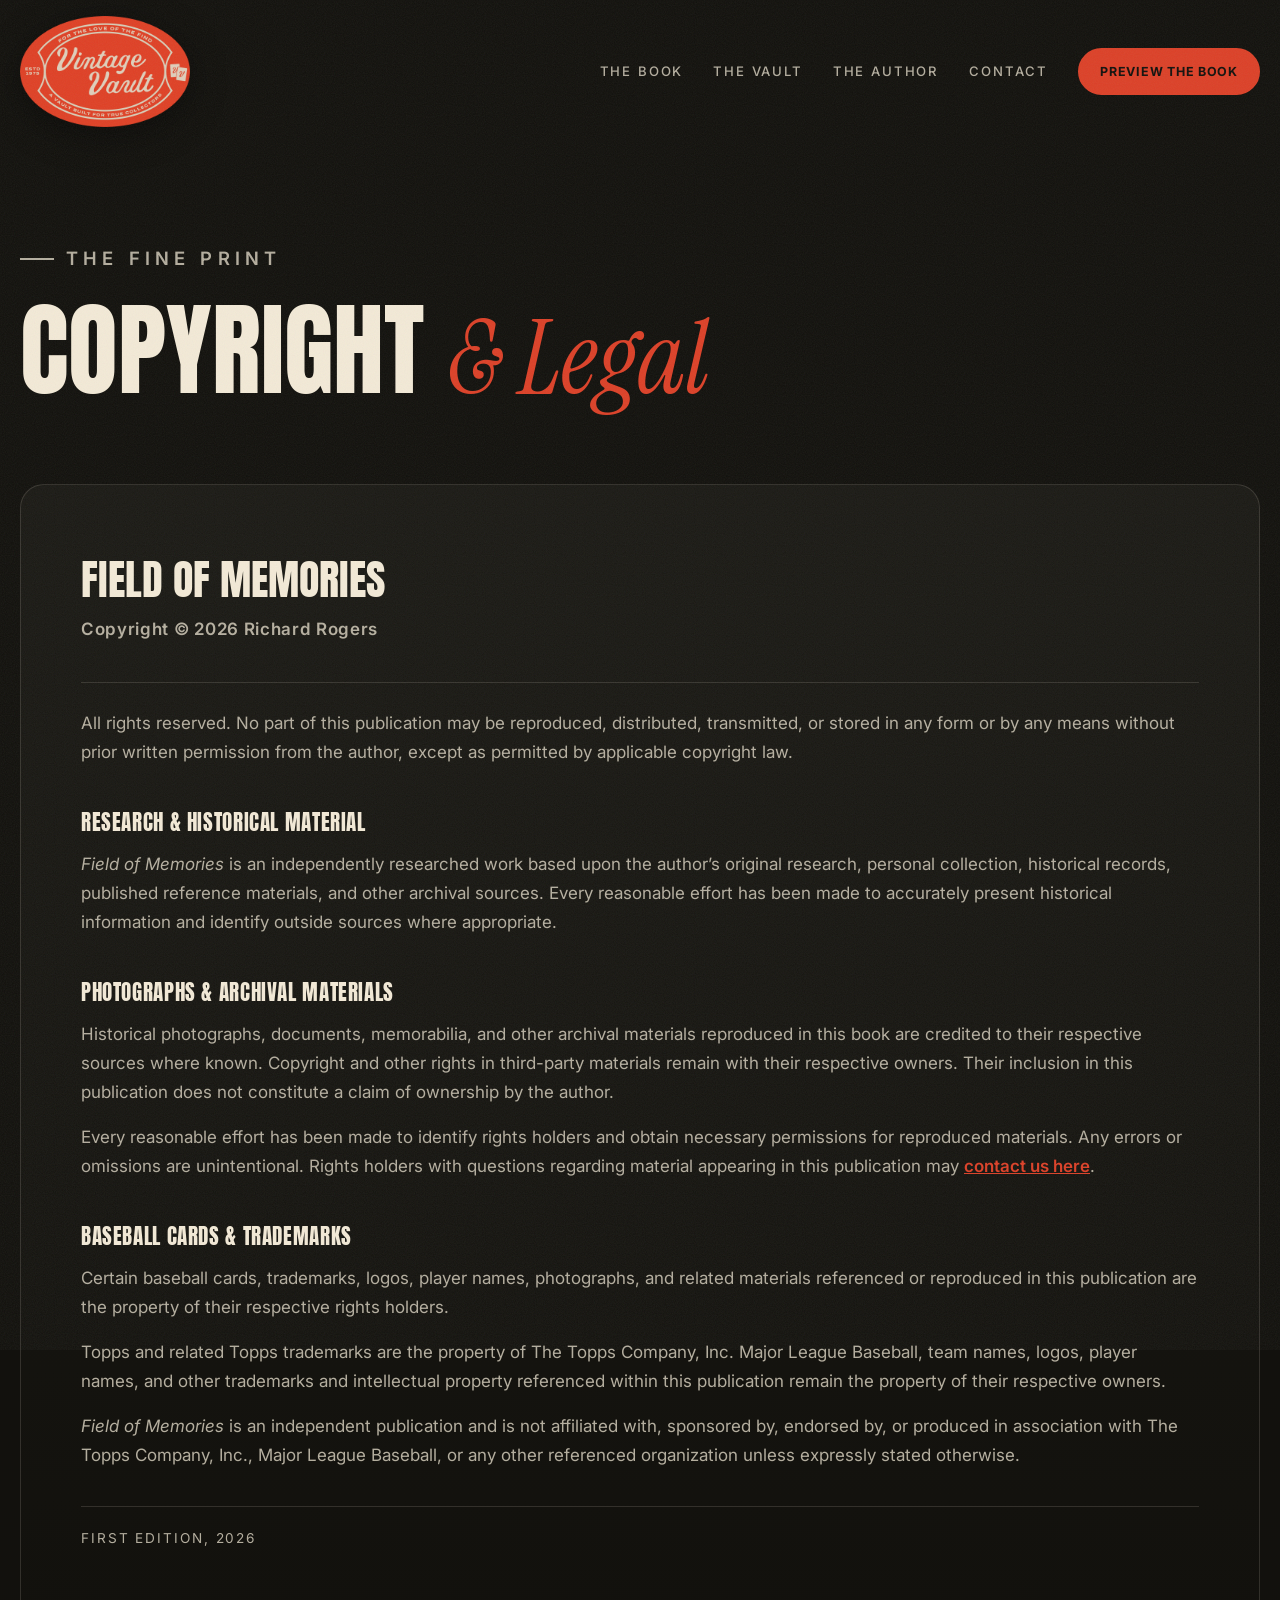
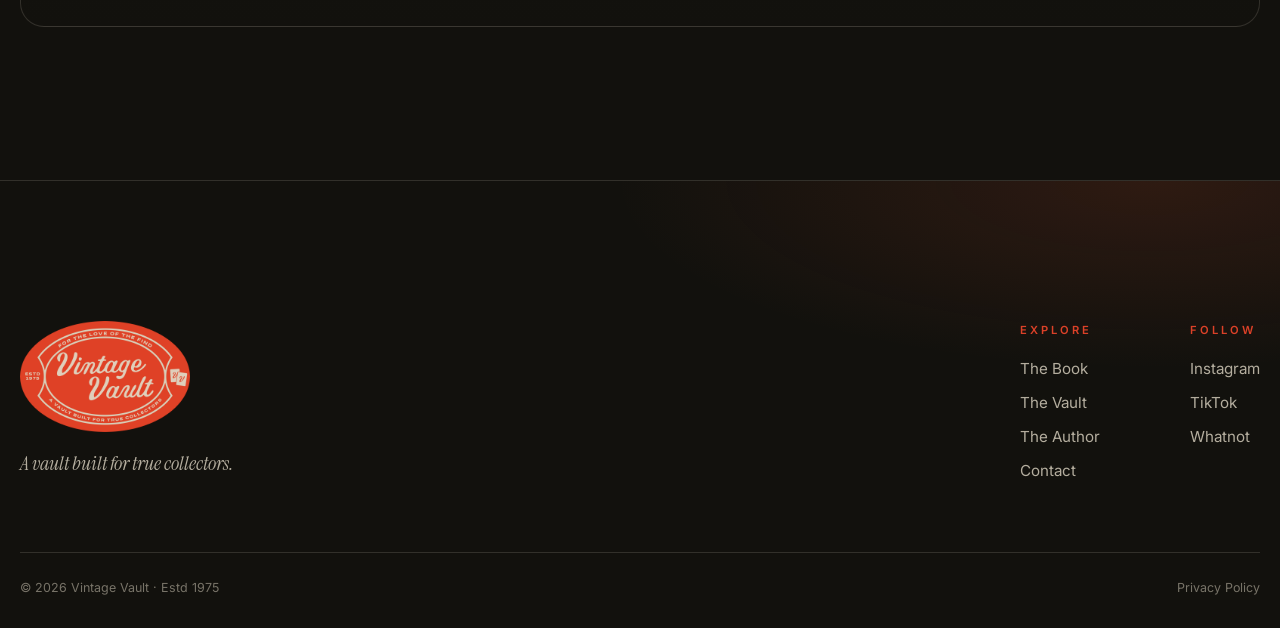
<file: privacy.html>
<!doctype html>
<html lang="en">
<head>
  <meta charset="utf-8">
  <meta name="viewport" content="width=device-width, initial-scale=1">
  <title>Copyright &amp; Legal — Field of Memories | Vintage Vault</title>
  <meta name="description" content="Copyright, credits and trademark notices for Field of Memories by Richard Rogers.">
  <meta name="theme-color" content="#12110d">
  <link rel="icon" href="favicon.png">
  <link rel="preconnect" href="https://fonts.googleapis.com">
  <link rel="preconnect" href="https://fonts.gstatic.com" crossorigin>
  <link href="https://fonts.googleapis.com/css2?family=Anton&family=Instrument+Serif:ital@0;1&family=Inter:wght@400;500;600;700&display=swap" rel="stylesheet">
  <link rel="stylesheet" href="styles.css">
</head>
<body>

  <header class="site-header">
    <div class="wrap">
      <a class="brand" href="/" aria-label="Vintage Vault home">
        <img src="vv-badge.png" alt="Vintage Vault">
      </a>
      <button class="menu-toggle" aria-label="Open menu" aria-expanded="false" aria-controls="nav">
        <svg viewBox="0 0 24 24" fill="none" stroke="currentColor" stroke-width="2" stroke-linecap="round"><path d="M4 7h16M4 12h16M4 17h16"/></svg>
      </button>
      <nav class="nav" id="nav">
        <a href="/#book">The Book</a>
        <a href="/#vault">The Vault</a>
        <a href="/#author">The Author</a>
        <a href="contact.html">Contact</a>
        <a class="btn" href="/#preview">Preview the Book</a>
      </nav>
    </div>
  </header>

  <main>
    <section class="page-hero page-hero-sm">
      <div class="bg" style="background-image:url('https://images.squarespace-cdn.com/content/v1/690228b440f75e406c0a7e07/524ca3c7-4ec6-43af-a282-f2e9a9daa5c9/philip-strong-4JJiKVUoGm8-unsplash.jpg?format=2500w')"></div>
      <div class="wrap">
        <p class="kicker reveal">The Fine Print</p>
        <h1 class="reveal d1">Copyright <em>&amp; Legal</em></h1>
      </div>
    </section>

    <section class="section legal-section">
      <div class="wrap">
        <article class="legal">
          <header class="legal-head">
            <h2>Field of Memories</h2>
            <p>Copyright © 2026 Richard Rogers</p>
          </header>

          <p>All rights reserved. No part of this publication may be reproduced, distributed, transmitted, or stored in any form or by any means without prior written permission from the author, except as permitted by applicable copyright law.</p>

          <h3>Research &amp; Historical Material</h3>
          <p><em>Field of Memories</em> is an independently researched work based upon the author’s original research, personal collection, historical records, published reference materials, and other archival sources. Every reasonable effort has been made to accurately present historical information and identify outside sources where appropriate.</p>

          <h3>Photographs &amp; Archival Materials</h3>
          <p>Historical photographs, documents, memorabilia, and other archival materials reproduced in this book are credited to their respective sources where known. Copyright and other rights in third-party materials remain with their respective owners. Their inclusion in this publication does not constitute a claim of ownership by the author.</p>
          <p>Every reasonable effort has been made to identify rights holders and obtain necessary permissions for reproduced materials. Any errors or omissions are unintentional. Rights holders with questions regarding material appearing in this publication may <a href="contact.html">contact us here</a>.</p>

          <h3>Baseball Cards &amp; Trademarks</h3>
          <p>Certain baseball cards, trademarks, logos, player names, photographs, and related materials referenced or reproduced in this publication are the property of their respective rights holders.</p>
          <p>Topps and related Topps trademarks are the property of The Topps Company, Inc. Major League Baseball, team names, logos, player names, and other trademarks and intellectual property referenced within this publication remain the property of their respective owners.</p>
          <p><em>Field of Memories</em> is an independent publication and is not affiliated with, sponsored by, endorsed by, or produced in association with The Topps Company, Inc., Major League Baseball, or any other referenced organization unless expressly stated otherwise.</p>

          <footer class="legal-edition">
            <p>First Edition, 2026</p>
            <!-- TODO: add when available: ISBN and "Published by …" -->
          </footer>
        </article>
      </div>
    </section>
  </main>

  <footer class="site-footer">
    <div class="wrap">
      <div class="footer-main" style="padding-top:0">
        <div>
          <img class="footer-badge" src="vv-badge.png" alt="Vintage Vault">
          <p class="tagline">A vault built for true collectors.</p>
        </div>
        <div>
          <h4>Explore</h4>
          <ul>
            <li><a href="/#book">The Book</a></li>
            <li><a href="/#vault">The Vault</a></li>
            <li><a href="/#author">The Author</a></li>
            <li><a href="contact.html">Contact</a></li>
          </ul>
        </div>
        <div>
          <h4>Follow</h4>
          <ul>
            <li><a href="#" data-todo="instagram">Instagram</a></li>
            <li><a href="#" data-todo="tiktok">TikTok</a></li>
            <li><a href="https://www.whatnot.com/s/THfKXav6" target="_blank" rel="noopener">Whatnot</a></li>
          </ul>
        </div>
      </div>
      <div class="footer-bottom">
        <span>© <span data-year></span> Vintage Vault · Estd 1975</span>
        <a href="privacy.html">Privacy Policy</a>
      </div>
    </div>
  </footer>

  <script src="main.js"></script>
</body>
</html>
</file>
<file: styles.css>
/* ==========================================================
   Vintage Vault — Field of Memories
   Night-game theme: dark stadium, cream card stock, VV red.
   ========================================================== */

:root {
  --night: #12110d;
  --night-2: #1b1a15;
  --night-3: #25231c;
  --cream: #f3ead7;
  --cream-dim: rgba(243, 234, 215, 0.72);
  --cream-faint: rgba(243, 234, 215, 0.14);
  --red: #dc4128;          /* Vintage Vault red (from logo) */
  --red-hot: #ee5a3c;
  --vv-cream: #e0cfb9;     /* Vintage Vault cream (from logo) */
  --navy: #1f3350;         /* book cover navy */
  --gold: #e9c46a;

  --display: "Anton", "Impact", sans-serif;
  --serif: "Instrument Serif", Georgia, serif;
  --sans: "Inter", system-ui, -apple-system, sans-serif;

  --wrap: 1240px;
  --ease: cubic-bezier(.2, .7, .2, 1);
}

*, *::before, *::after { box-sizing: border-box; }
html { scroll-behavior: smooth; overflow-x: hidden; overflow-x: clip; }   /* nothing may widen the page on phones (it made mobile zoom out) */
body {
  margin: 0;
  background: var(--night);
  color: var(--cream);
  font-family: var(--sans);
  font-size: 17px;
  line-height: 1.7;
  -webkit-font-smoothing: antialiased;
  overflow-x: clip;   /* clip (not hidden) so the sticky author card keeps working */
}
img { max-width: 100%; height: auto; display: block; }
a { color: inherit; }
button { font: inherit; }

/* Film grain over everything */
body::after {
  content: "";
  position: fixed;
  inset: -50%;
  pointer-events: none;
  z-index: 100;
  opacity: .07;
  background-image: url("data:image/svg+xml,%3Csvg xmlns='http://www.w3.org/2000/svg' width='160' height='160'%3E%3Cfilter id='n'%3E%3CfeTurbulence type='fractalNoise' baseFrequency='.9' numOctaves='3' stitchTiles='stitch'/%3E%3C/filter%3E%3Crect width='100%25' height='100%25' filter='url(%23n)'/%3E%3C/svg%3E");
  animation: grain 1.2s steps(6) infinite;
}
@keyframes grain {
  0% { transform: translate(0, 0); }
  20% { transform: translate(-3%, 2%); }
  40% { transform: translate(2%, -3%); }
  60% { transform: translate(-2%, -1%); }
  80% { transform: translate(3%, 3%); }
}

.wrap { width: min(var(--wrap), 100% - 40px); margin-inline: auto; }

/* ---------- Type helpers ---------- */
.kicker {
  display: inline-flex;
  align-items: center;
  gap: 12px;
  font-size: .74rem;
  font-weight: 600;
  letter-spacing: .28em;
  text-transform: uppercase;
  color: var(--red);
  margin: 0 0 30px;
}
.kicker::before { content: ""; width: 34px; height: 2px; background: currentColor; }

.headline {
  font-family: var(--display);
  font-weight: 400;
  text-transform: uppercase;
  line-height: .92;
  letter-spacing: .005em;
  font-size: clamp(2.8rem, 6.4vw, 5.6rem);
  margin: 0;
}
.headline em {
  font-family: var(--serif);
  font-style: italic;
  text-transform: none;
  color: var(--red);
  letter-spacing: 0;
  font-size: 1.06em;
}

/* ---------- Buttons ---------- */
.btn {
  --bg: var(--red);
  display: inline-flex;
  align-items: center;
  gap: 10px;
  padding: 16px 28px;
  border-radius: 999px;
  background: var(--bg);
  color: var(--night);
  font-weight: 700;
  font-size: .9rem;
  letter-spacing: .06em;
  text-transform: uppercase;
  text-decoration: none;
  border: 2px solid var(--bg);
  cursor: pointer;
  transition: transform .25s var(--ease), background .25s, color .25s, box-shadow .25s;
}
.btn:hover { transform: translateY(-2px); background: var(--red-hot); border-color: var(--red-hot); box-shadow: 0 12px 30px -10px rgba(216, 81, 47, .7); }
.btn svg { width: 18px; height: 18px; transition: transform .25s var(--ease); }
.btn:hover svg { transform: translateX(3px); }
.btn-line { background: transparent; color: var(--cream); border-color: var(--cream-faint); }
.btn-line:hover { background: var(--cream); color: var(--night); border-color: var(--cream); box-shadow: none; }

/* ---------- Header ---------- */
.site-header {
  position: fixed;
  inset: 0 0 auto 0;
  z-index: 50;
  padding: 16px 0;
  transition: background .35s, padding .35s, backdrop-filter .35s;
}
.site-header.scrolled {
  background: rgba(18, 17, 13, .82);
  backdrop-filter: blur(14px);
  -webkit-backdrop-filter: blur(14px);
  padding: 8px 0;
  border-bottom: 1px solid var(--cream-faint);
}
.site-header .wrap { display: flex; align-items: center; justify-content: space-between; gap: 24px; }
.brand { display: flex; align-items: center; gap: 14px; text-decoration: none; }
.brand img { width: 170px; height: auto; transition: width .45s var(--ease); filter: drop-shadow(0 8px 18px rgba(0,0,0,.45)); }
.scrolled .brand img { width: 84px; filter: none; }
.brand span {
  font-size: .7rem;
  letter-spacing: .24em;
  text-transform: uppercase;
  color: var(--cream-dim);
  line-height: 1.4;
}
.nav { display: flex; align-items: center; gap: 30px; }
.nav a:not(.btn) {
  text-decoration: none;
  font-size: .82rem;
  font-weight: 500;
  letter-spacing: .14em;
  text-transform: uppercase;
  color: var(--cream-dim);
  position: relative;
  transition: color .2s;
}
.nav a:not(.btn)::after {
  content: "";
  position: absolute; left: 0; right: 0; bottom: -6px;
  height: 2px; background: var(--red);
  transform: scaleX(0); transform-origin: left;
  transition: transform .3s var(--ease);
}
.nav a:not(.btn):hover, .nav a[aria-current="page"] { color: var(--cream); }
.nav a:not(.btn):hover::after, .nav a[aria-current="page"]::after { transform: scaleX(1); }
.nav .btn { padding: 11px 20px; font-size: .78rem; }

.menu-toggle { display: none; background: none; border: 0; color: var(--cream); padding: 8px; cursor: pointer; }
.menu-toggle svg { width: 28px; height: 28px; }

@media (max-width: 900px) {
  .brand span { display: none; }
  .menu-toggle { display: block; }
  .nav {
    position: absolute;
    top: calc(100% + 6px); left: 20px; right: 20px;
    flex-direction: column; align-items: stretch; gap: 2px;
    background: var(--night-2);
    border: 1px solid var(--cream-faint);
    border-radius: 16px;
    padding: 14px;
    box-shadow: 0 30px 60px rgba(0,0,0,.5);
    display: none;
  }
  .nav.open { display: flex; }
  .nav a:not(.btn) { padding: 12px; }
  .nav a:not(.btn)::after { display: none; }
  .nav .btn { justify-content: center; margin-top: 8px; }
}

/* ---------- Hero ---------- */
.hero {
  position: relative;
  min-height: 100vh;
  min-height: 100svh;
  display: flex;
  align-items: center;
  overflow: hidden;
  isolation: isolate;
}
.hero-bg {
  position: absolute; inset: -4%;
  z-index: -2;
  background-size: cover;
  background-position: center 35%;
  filter: grayscale(1) contrast(1.15) brightness(.55);
  transform: scale(1.06);
  animation: drift 26s ease-in-out infinite alternate;
}
@keyframes drift { to { transform: scale(1.14) translate(-1.5%, -1%); } }
.hero::before {
  /* stadium light glow + vignette */
  content: "";
  position: absolute; inset: 0; z-index: -1;
  background:
    radial-gradient(60% 50% at 72% 18%, rgba(255, 214, 160, .20), transparent 60%),
    radial-gradient(40% 40% at 20% 8%, rgba(255, 214, 160, .10), transparent 60%),
    linear-gradient(90deg, rgba(18,17,13,.92) 0%, rgba(18,17,13,.55) 55%, rgba(18,17,13,.35) 100%),
    linear-gradient(180deg, rgba(18,17,13,.4) 0%, transparent 30%, rgba(18,17,13,1) 100%);
}
.hero .wrap {
  display: grid;
  grid-template-columns: 1.15fr .85fr;
  gap: 40px;
  align-items: center;
  padding: 180px 0 90px;
}
.presents {
  display: inline-flex;
  align-items: center;
  gap: .6em;
  padding: 7px 14px;
  border-radius: 3px;          /* a printed label, not a pill button */
  background: var(--red);
  color: var(--night);
  font-size: .72rem;
  font-weight: 500;
  letter-spacing: .22em;
  text-transform: uppercase;
  margin-bottom: 26px;
}
.presents b {
  font-weight: 800;
  letter-spacing: .16em;
}
.hero h1 {
  font-family: var(--display);
  font-weight: 400;
  text-transform: uppercase;
  line-height: .86;
  font-size: clamp(4rem, 11vw, 9.6rem);
  margin: 0;
  letter-spacing: -.005em;
}
.hero h1 .outline {
  display: block;
  color: transparent;
  -webkit-text-stroke: 2px var(--cream);
  margin-bottom: .1em;
}
.hero h1 .fill { display: block; color: var(--red); }
.hero-tag {
  font-family: var(--serif);
  font-style: italic;
  font-size: clamp(1.5rem, 2.6vw, 2.2rem);
  line-height: 1.2;
  margin: 26px 0 36px;
  color: var(--cream);
  max-width: 18em;
}
.hero-ctas { display: flex; gap: 14px; flex-wrap: wrap; }

.hero-book {
  perspective: 1400px;
  justify-self: center;
  width: min(400px, 100%);
  position: relative;
}
.hero-book::before {
  content: "";
  position: absolute; inset: 10% -10% -10%;
  background: radial-gradient(closest-side, rgba(216,81,47,.55), transparent);
  filter: blur(30px);
  z-index: -1;
}
.hero-book .tilt {
  transform-style: preserve-3d;
  transform: rotateY(-14deg) rotateX(4deg) rotateZ(2deg);
  transition: transform .6s var(--ease);
  animation: float 6s ease-in-out infinite;
}
@keyframes float { 50% { translate: 0 -12px; } }
.hero-book img {
  border-radius: 4px 8px 8px 4px;
  box-shadow:
    -1px 0 0 rgba(255,255,255,.2) inset,
    30px 40px 60px -20px rgba(0,0,0,.8),
    8px 10px 20px rgba(0,0,0,.4);
}
.hero-book .shine {
  position: absolute; inset: 0;
  border-radius: 4px 8px 8px 4px;
  background: linear-gradient(115deg, transparent 30%, rgba(255,255,255,.22) 48%, transparent 62%);
  mix-blend-mode: screen;
  pointer-events: none;
}
.scroll-cue {
  position: absolute;
  left: 50%; bottom: 26px;
  translate: -50% 0;
  font-size: .68rem;
  letter-spacing: .3em;
  text-transform: uppercase;
  color: var(--cream-dim);
  display: flex; flex-direction: column; align-items: center; gap: 10px;
}
.scroll-cue::after {
  content: "";
  width: 1px; height: 40px;
  background: linear-gradient(var(--cream), transparent);
  animation: cue 2s ease-in-out infinite;
  transform-origin: top;
}
@keyframes cue { 0% { transform: scaleY(0); } 50% { transform: scaleY(1); } 100% { transform: scaleY(1); opacity: 0; } }

@media (max-width: 900px) {
  .hero .wrap { grid-template-columns: 1fr; text-align: left; padding-top: 120px; }
  .hero-book { width: min(280px, 70%); justify-self: start; margin-top: 10px; }
  .scroll-cue { display: none; }
}

/* ---------- Ticker ---------- */
.ticker {
  background: var(--red);
  color: var(--night);
  overflow: hidden;
  transform: rotate(-1.5deg);
  margin: -24px -10px 0;
  position: relative;
  z-index: 5;
  box-shadow: 0 20px 40px -20px rgba(0,0,0,.8);
}
.ticker-track { display: flex; width: max-content; animation: ticker 40s linear infinite; }
.ticker span {
  font-family: var(--display);
  font-size: clamp(1.1rem, 2vw, 1.5rem);
  letter-spacing: .04em;
  text-transform: uppercase;
  padding: 14px 0;
  white-space: nowrap;
  display: inline-flex;
  align-items: center;
}
.ticker span::after {
  content: "";
  width: 18px; height: 18px;
  margin: 0 30px;
  background: var(--night);
  clip-path: polygon(50% 0, 100% 50%, 50% 100%, 0 50%);  /* baseball diamond */
}
@keyframes ticker { to { transform: translateX(-50%); } }

/* ---------- Sections ---------- */
.section { padding: clamp(90px, 12vw, 160px) 0; position: relative; }

/* ---------- The Book ---------- */
.book-grid {
  display: grid;
  grid-template-columns: .9fr 1.1fr;
  gap: clamp(40px, 7vw, 110px);
  align-items: start;
}
.book-intro { position: sticky; top: 120px; }
.book-intro p {
  font-size: 1.1rem;
  color: var(--cream-dim);
  margin: 26px 0 34px;
  max-width: 30em;
}
.scorecard {
  border: 1px solid var(--cream-faint);
  border-radius: 20px;
  overflow: hidden;
  background: linear-gradient(180deg, var(--night-2), var(--night));
}
.scorecard-head {
  display: flex; justify-content: space-between; align-items: center;
  padding: 18px 26px;
  border-bottom: 1px solid var(--cream-faint);
  font-size: .72rem; letter-spacing: .24em; text-transform: uppercase; color: var(--cream-dim);
}
.scorecard-head .dots { display: flex; gap: 6px; }
.scorecard-head .dots i { width: 8px; height: 8px; border-radius: 50%; background: var(--cream-faint); }
.scorecard-head .dots i:first-child { background: var(--red); }
.inning {
  display: grid;
  grid-template-columns: 90px 1fr;
  gap: 20px;
  padding: 28px 26px;
  border-bottom: 1px solid var(--cream-faint);
  transition: background .3s;
}
.inning:last-child { border-bottom: 0; }
.inning:hover { background: rgba(216,81,47,.07); }
.inning .no {
  font-family: var(--display);
  font-size: 3.4rem;
  line-height: .9;
  color: transparent;
  -webkit-text-stroke: 1.5px var(--red);
  transition: color .3s;
}
.inning:hover .no { color: var(--red); }
.inning h3 {
  font-family: var(--display);
  font-weight: 400;
  text-transform: uppercase;
  font-size: 1.5rem;
  letter-spacing: .02em;
  margin: 0 0 6px;
  line-height: 1.1;
}
.inning p { margin: 0; color: var(--cream-dim); font-size: .98rem; }

@media (max-width: 900px) {
  .book-grid { grid-template-columns: 1fr; }
  .book-intro { position: static; }
  .inning { grid-template-columns: 64px 1fr; }
  .inning .no { font-size: 2.6rem; }
}

/* ---------- The Vault (gallery) ---------- */
.vault {
  background:
    radial-gradient(70% 50% at 50% 0%, rgba(216,81,47,.16), transparent 70%),
    var(--night-2);
  border-block: 1px solid var(--cream-faint);
  overflow: hidden;
}
.vault-head {
  display: flex;
  justify-content: space-between;
  align-items: end;
  gap: 30px;
  flex-wrap: wrap;
  margin-bottom: 54px;
}
.vault-head p { max-width: 30em; color: var(--cream-dim); margin: 18px 0 0; }
.filters { display: flex; gap: 8px; flex-wrap: wrap; }
.filters button {
  background: transparent;
  color: var(--cream-dim);
  border: 1px solid var(--cream-faint);
  padding: 10px 18px;
  border-radius: 999px;
  font-size: .78rem;
  font-weight: 600;
  letter-spacing: .12em;
  text-transform: uppercase;
  cursor: pointer;
  transition: all .25s;
}
.filters button:hover { color: var(--cream); border-color: var(--cream-dim); }
.filters button[aria-pressed="true"] { background: var(--cream); color: var(--night); border-color: var(--cream); }

.card-grid {
  display: grid;
  grid-template-columns: repeat(6, 1fr);
  gap: clamp(18px, 2.4vw, 34px);
  perspective: 1200px;
}
@media (max-width: 1100px) { .card-grid { grid-template-columns: repeat(3, 1fr); } }
@media (max-width: 560px)  { .card-grid { grid-template-columns: repeat(2, 1fr); } }
.vcard {
  position: relative;
  background: none;
  border: 0;
  padding: 0;
  cursor: pointer;
  text-align: left;
  color: inherit;
  transform-style: preserve-3d;
  transition: opacity .4s, transform .4s;
}
.vcard.hide { display: none; }
.vcard .face {
  position: relative;
  border-radius: 10px;
  overflow: hidden;
  aspect-ratio: 5 / 7;
  background: var(--night-3);
  transform: rotateX(var(--rx, 0deg)) rotateY(var(--ry, 0deg));
  transition: transform .5s var(--ease), box-shadow .5s var(--ease);
  box-shadow: 0 20px 40px -20px rgba(0,0,0,.9);
  will-change: transform;
}
.vcard:hover .face, .vcard:focus-visible .face {
  transition: transform .08s linear, box-shadow .4s;
  box-shadow: 0 40px 70px -24px rgba(0,0,0,.95), 0 0 0 1px rgba(255,255,255,.08);
}
.vcard .face img { width: 100%; height: 100%; object-fit: cover; }
.vcard .glare {
  /* holographic sheen follows the cursor */
  position: absolute; inset: 0;
  background:
    radial-gradient(circle at var(--gx, 50%) var(--gy, 50%), rgba(255,255,255,.45), transparent 45%),
    linear-gradient(125deg, rgba(255,0,128,.0) 20%, rgba(255,120,80,.18) 40%, rgba(120,200,255,.18) 60%, rgba(255,255,255,0) 80%);
  mix-blend-mode: overlay;
  opacity: 0;
  transition: opacity .35s;
  pointer-events: none;
}
.vcard:hover .glare, .vcard:focus-visible .glare { opacity: 1; }
.vcard:focus-visible { outline: none; }
.vcard:focus-visible .face { outline: 3px solid var(--red); outline-offset: 4px; }
.vcard .meta { margin-top: 16px; display: flex; justify-content: space-between; align-items: baseline; gap: 10px; }
.vcard .meta strong {
  font-family: var(--display);
  font-weight: 400;
  text-transform: uppercase;
  font-size: 1.2rem;
  letter-spacing: .02em;
  line-height: 1.1;
}
.vcard .meta span { font-size: .78rem; color: var(--cream-dim); letter-spacing: .1em; white-space: nowrap; }
.vault-head p.vault-more { margin-top: 10px; font-size: .95rem; }
.vault-more a { color: var(--red); font-weight: 600; }

/* Lightbox */
.lightbox {
  position: fixed; inset: 0;
  z-index: 200;
  display: grid;
  place-items: center;
  padding: 20px;
  background: rgba(10, 9, 7, .9);
  backdrop-filter: blur(10px);
  -webkit-backdrop-filter: blur(10px);
  opacity: 0;
  visibility: hidden;
  transition: opacity .35s, visibility .35s;
}
.lightbox.open { opacity: 1; visibility: visible; }
.lightbox[hidden] { display: none; }
.lb-inner {
  display: grid;
  grid-template-columns: auto 1fr;
  gap: clamp(30px, 5vw, 70px);
  align-items: center;
  max-width: 980px;
  width: 100%;
}
.flip {
  width: min(360px, 42vw);
  aspect-ratio: 5 / 7;
  perspective: 1600px;
  cursor: pointer;
  background: none; border: 0; padding: 0;
}
.flip-inner {
  position: relative;
  width: 100%; height: 100%;
  transform-style: preserve-3d;
  transition: transform .9s var(--ease);
}
.flip.flipped .flip-inner { transform: rotateY(180deg); }
.flip-front, .flip-back {
  position: absolute; inset: 0;
  backface-visibility: hidden;
  -webkit-backface-visibility: hidden;
  border-radius: 12px;
  overflow: hidden;
  box-shadow: 0 50px 100px -30px rgba(0,0,0,1);
}
.flip-front img { width: 100%; height: 100%; object-fit: cover; }
.flip-back {
  transform: rotateY(180deg);
  /* old-school cardboard card back */
  background:
    repeating-linear-gradient(0deg, rgba(0,0,0,.035) 0 2px, transparent 2px 4px),
    #d9b99a;
  color: #2b1f16;
  padding: 22px;
  display: flex;
  flex-direction: column;
  text-align: left;
  border: 10px solid #efe4cf;
}
.flip-back .cb-top {
  display: flex; justify-content: space-between; align-items: center;
  border-bottom: 2px solid #2b1f16;
  padding-bottom: 10px; margin-bottom: 14px;
}
.flip-back .cb-no {
  background: var(--red); color: #fff;
  font-family: var(--display); font-size: 1.1rem;
  width: 44px; height: 44px; border-radius: 50%;
  display: grid; place-items: center;
}
.flip-back h4 { font-family: var(--display); font-weight: 400; text-transform: uppercase; font-size: 1.6rem; margin: 0; line-height: 1; }
.flip-back dl { margin: 0; display: grid; grid-template-columns: auto 1fr; gap: 8px 14px; font-size: .88rem; }
.flip-back dt { font-weight: 700; text-transform: uppercase; letter-spacing: .08em; font-size: .72rem; padding-top: 3px; }
.flip-back dd { margin: 0; }
.flip-back .cb-note { margin-top: auto; font-family: var(--serif); font-style: italic; font-size: 1.05rem; line-height: 1.35; border-top: 2px solid #2b1f16; padding-top: 12px; }
.flip-back .cb-brand { font-size: .62rem; letter-spacing: .24em; text-transform: uppercase; margin-top: 10px; opacity: .7; }

.lb-info .kicker { margin-bottom: 12px; }
.lb-info h3 { font-family: var(--display); font-weight: 400; text-transform: uppercase; font-size: clamp(2.2rem, 5vw, 3.8rem); line-height: .95; margin: 0 0 10px; }
.lb-info .sub { font-family: var(--serif); font-style: italic; font-size: 1.4rem; color: var(--cream-dim); margin: 0 0 24px; }
.lb-info p.hint { font-size: .85rem; color: var(--cream-dim); display: flex; gap: 8px; align-items: center; }
.lb-nav { display: flex; gap: 10px; margin-top: 28px; }
.lb-btn {
  width: 52px; height: 52px; border-radius: 50%;
  border: 1px solid var(--cream-faint);
  background: transparent; color: var(--cream);
  display: grid; place-items: center; cursor: pointer;
  transition: background .2s, color .2s;
}
.lb-btn:hover { background: var(--cream); color: var(--night); }
.lb-btn svg { width: 20px; height: 20px; }
.lb-close { position: absolute; top: 20px; right: 20px; }

@media (max-width: 760px) {
  .lb-inner { grid-template-columns: 1fr; justify-items: center; text-align: center; gap: 24px; }
  .flip { width: min(280px, 70vw); }
  .lb-info .kicker::before { display: none; }
  .lb-nav, .lb-info p.hint { justify-content: center; }
}

/* ---------- Photo band ---------- */
.band {
  position: relative;
  aspect-ratio: 16 / 9;          /* full 1920x1080-style frame */
  min-height: 420px;             /* keeps room for the quote on phones */
  display: grid;
  place-items: end center;
  padding-bottom: clamp(22px, 3.2vw, 56px);
  text-align: center;
  overflow: hidden;
  isolation: isolate;
}
.band img {
  position: absolute; inset: 0;
  width: 100%; height: 100%;
  object-fit: cover;
  object-position: center 30%;
  filter: grayscale(1) contrast(1.1) brightness(.5);
  z-index: -2;
  will-change: transform;
}
.band::after {
  content: ""; position: absolute; inset: 0; z-index: -1;
  background:
    linear-gradient(180deg, transparent 45%, rgba(18,17,13,.75) 100%),
    radial-gradient(ellipse at center, transparent 20%, var(--night) 85%);
}
.band blockquote { margin: 0; padding: 0 20px; max-width: 980px; }
.band blockquote p {
  font-family: var(--serif);
  font-style: italic;
  font-size: clamp(2rem, 5vw, 4rem);
  line-height: 1.1;
  margin: 0;
}
.band blockquote p span { color: var(--red); }
.band cite { display: block; margin-top: 24px; font-style: normal; font-size: .75rem; letter-spacing: .28em; text-transform: uppercase; color: var(--cream-dim); }

/* ---------- Author ---------- */
.author-grid {
  display: grid;
  grid-template-columns: .75fr 1.25fr;
  gap: clamp(40px, 7vw, 110px);
  align-items: start;
}
.author-photo { position: sticky; top: 120px; }
.author-copy .lede {
  font-family: var(--serif);
  font-size: clamp(1.5rem, 2.4vw, 1.95rem);
  line-height: 1.35;
  margin: 30px 0 30px;
  color: var(--cream);
}
.author-copy p { color: var(--cream-dim); margin: 0 0 22px; }
.author-copy .pull {
  margin: 44px 0;
  padding: 30px 0;
  border-block: 1px solid var(--cream-faint);
  font-family: var(--display);
  text-transform: uppercase;
  font-size: clamp(1.6rem, 3vw, 2.4rem);
  line-height: 1.05;
  color: var(--cream);
}
.author-copy .pull span { color: var(--red); }
.sig {
  margin-top: 36px;
  display: flex; align-items: center; gap: 18px;
}
.sig strong { font-family: var(--serif); font-style: italic; font-weight: 400; font-size: 1.8rem; display: block; line-height: 1; }
.sig small { font-size: .72rem; letter-spacing: .22em; text-transform: uppercase; color: var(--cream-dim); }
.sig::before { content: ""; width: 50px; height: 2px; background: var(--red); }

@media (max-width: 900px) {
  .author-grid { grid-template-columns: 1fr; }
  .author-photo { position: static; width: min(320px, 84%); margin-inline: auto; }
}

/* ---------- Footer / signup ---------- */
.site-footer {
  position: relative;
  padding: clamp(90px, 11vw, 140px) 0 30px;
  border-top: 1px solid var(--cream-faint);
  background:
    radial-gradient(60% 60% at 90% 0%, rgba(216,81,47,.14), transparent 70%),
    var(--night);
  overflow: hidden;
}
.signup-block {
  display: grid;
  grid-template-columns: 1.1fr .9fr;
  gap: clamp(30px, 6vw, 80px);
  align-items: end;
  padding-bottom: clamp(70px, 9vw, 110px);
  border-bottom: 1px solid var(--cream-faint);
}
.signup-block .headline { font-size: clamp(3rem, 8vw, 7rem); }
.signup-block .headline em { display: block; margin-top: .08em; white-space: nowrap; }
.signup-block p { color: var(--cream-dim); margin: 0 0 22px; }
.signup-form {
  display: flex;
  border: 1px solid var(--cream-faint);
  border-radius: 999px;
  padding: 6px;
  background: rgba(255,255,255,.03);
  transition: border-color .25s;
}
.signup-form:focus-within { border-color: var(--red); }
.signup-form input {
  flex: 1; min-width: 0;
  background: transparent; border: 0; outline: 0;
  color: var(--cream);
  padding: 0 18px;
  font: inherit; font-size: .98rem;
}
.signup-form input::placeholder { color: rgba(243,234,215,.4); }
.signup-form .btn { padding: 14px 22px; }
.form-msg { margin: 14px 0 0; font-size: .92rem; color: var(--gold); min-height: 1.4em; }

.footer-main {
  display: grid;
  grid-template-columns: 1fr auto auto;   /* Explore + Follow sit together on the right */
  gap: 40px clamp(56px, 7vw, 110px);
  padding: 60px 0;
}
.footer-main .footer-badge { width: 170px; }
.footer-main h4 {
  margin: 0 0 16px;
  font-size: .7rem; font-weight: 600;
  letter-spacing: .26em; text-transform: uppercase;
  color: var(--red);
}
.footer-main ul { list-style: none; margin: 0; padding: 0; font-size: .95rem; }
.footer-main li { margin-bottom: 8px; color: var(--cream-dim); }
.footer-main a { text-decoration: none; color: var(--cream-dim); transition: color .2s; }
.footer-main a:hover { color: var(--cream); }
.footer-main .tagline { font-family: var(--serif); font-style: italic; font-size: 1.25rem; color: var(--cream-dim); margin: 18px 0 0; max-width: 14em; line-height: 1.3; }
.footer-bottom {
  display: flex; justify-content: space-between; flex-wrap: wrap; gap: 12px;
  font-size: .78rem; color: rgba(243,234,215,.45);
  padding-top: 24px;
  border-top: 1px solid var(--cream-faint);
}
.footer-bottom a { color: inherit; text-decoration: none; }
.footer-bottom a:hover { color: var(--cream); }
@media (max-width: 900px) {
  .signup-block { grid-template-columns: 1fr; }
  .footer-main { grid-template-columns: 1fr 1fr; }
  .footer-main > div:first-child { grid-column: 1 / -1; }
}
@media (max-width: 480px) {
  .signup-form { flex-direction: column; border-radius: 20px; gap: 6px; }
  .signup-form input { padding: 14px 16px; }
  .signup-form .btn { justify-content: center; }
}

/* ---------- Contact page ---------- */
.page-hero {
  position: relative;
  padding: clamp(170px, 20vw, 240px) 0 clamp(70px, 9vw, 110px);
  overflow: hidden;
  isolation: isolate;
}
.page-hero .bg {
  position: absolute; inset: 0; z-index: -2;
  background-size: cover; background-position: center 45%;
  filter: grayscale(1) brightness(.35) contrast(1.1);
}
.page-hero::after {
  content: ""; position: absolute; inset: 0; z-index: -1;
  background: linear-gradient(180deg, rgba(18,17,13,.3), var(--night));
}
.page-hero h1 {
  font-family: var(--display); font-weight: 400; text-transform: uppercase;
  font-size: clamp(3.6rem, 10vw, 8.4rem); line-height: .88; margin: 0;
}
.page-hero h1 em { font-family: var(--serif); font-style: italic; text-transform: none; color: var(--red); }
.page-hero p { max-width: 34em; margin: 26px 0 0; font-size: 1.15rem; color: var(--cream-dim); }

.contact-grid {
  display: grid;
  grid-template-columns: 1.35fr .9fr;
  gap: clamp(30px, 6vw, 80px);
  align-items: start;
}
.contact-form {
  border: 1px solid var(--cream-faint);
  border-radius: 24px;
  padding: clamp(26px, 4vw, 48px);
  background: linear-gradient(180deg, var(--night-2), var(--night));
}
.topics { display: flex; flex-wrap: wrap; gap: 8px; margin-bottom: 30px; border: 0; padding: 0; }
.topics legend { font-size: .72rem; font-weight: 600; letter-spacing: .2em; text-transform: uppercase; color: var(--cream-dim); margin-bottom: 14px; }
.topics label { cursor: pointer; }
.topics input { position: absolute; opacity: 0; pointer-events: none; }
.topics span {
  display: inline-block;
  padding: 10px 18px;
  border: 1px solid var(--cream-faint);
  border-radius: 999px;
  font-size: .85rem;
  color: var(--cream-dim);
  transition: all .2s;
}
.topics label:hover span { border-color: var(--cream-dim); color: var(--cream); }
.topics input:checked + span { background: var(--red); border-color: var(--red); color: var(--night); font-weight: 600; }
.topics input:focus-visible + span { outline: 2px solid var(--cream); outline-offset: 2px; }

.field-row { display: grid; grid-template-columns: 1fr 1fr; gap: 20px; }
.field { position: relative; margin-bottom: 26px; }
.field input, .field textarea {
  width: 100%;
  background: transparent;
  border: 0;
  border-bottom: 1px solid rgba(243,234,215,.25);
  color: var(--cream);
  font: inherit;
  font-size: 1.05rem;
  padding: 26px 0 10px;
  outline: 0;
  transition: border-color .25s;
  border-radius: 0;
}
.field textarea { min-height: 150px; resize: vertical; }
.field label {
  position: absolute; left: 0; top: 24px;
  font-size: 1rem; color: var(--cream-dim);
  pointer-events: none;
  transition: all .25s var(--ease);
}
.field input:focus, .field textarea:focus { border-color: var(--red); }
.field input:focus + label, .field input:not(:placeholder-shown) + label,
.field textarea:focus + label, .field textarea:not(:placeholder-shown) + label {
  top: 0; font-size: .7rem; letter-spacing: .2em; text-transform: uppercase; color: var(--red);
}
.contact-form .btn { margin-top: 6px; }

.contact-side { display: grid; gap: 16px; }
.side-card {
  border: 1px solid var(--cream-faint);
  border-radius: 20px;
  padding: 26px 28px;
  background: var(--night-2);
}
.side-card h3 { font-family: var(--display); font-weight: 400; text-transform: uppercase; font-size: 1.4rem; margin: 0 0 8px; letter-spacing: .02em; }
.side-card p { margin: 0 0 12px; color: var(--cream-dim); font-size: .95rem; }
.side-card p:last-child { margin: 0; }
.side-card a.big { color: var(--cream); font-weight: 600; text-decoration: none; border-bottom: 2px solid var(--red); }
.side-card.book {
  display: grid; grid-template-columns: 96px 1fr; gap: 22px; align-items: center;
  background: linear-gradient(135deg, var(--navy), #13233a);
  border-color: transparent;
}
.side-card.book img { border-radius: 3px; transform: rotate(-5deg); box-shadow: 0 16px 30px rgba(0,0,0,.5); }
.side-card.book a { color: var(--cream); font-weight: 600; font-size: .88rem; }
.socials { display: flex; flex-wrap: wrap; gap: 8px; list-style: none; padding: 0; margin: 14px 0 0; }
.socials a {
  display: inline-flex; align-items: center; gap: 8px;
  padding: 9px 16px;
  border: 1px solid var(--cream-faint);
  border-radius: 999px;
  text-decoration: none;
  font-size: .8rem; font-weight: 600; letter-spacing: .1em; text-transform: uppercase;
  color: var(--cream-dim);
  transition: all .2s;
}
.socials a:hover { background: var(--cream); color: var(--night); border-color: var(--cream); }

@media (max-width: 900px) {
  .contact-grid { grid-template-columns: 1fr; }
}
@media (max-width: 560px) {
  .field-row { grid-template-columns: 1fr; gap: 0; }
}

/* ---------- Reveal on scroll ---------- */
.reveal { opacity: 0; transform: translateY(40px); transition: opacity 1s var(--ease), transform 1s var(--ease); }
.reveal.in { opacity: 1; transform: none; }
.reveal.d1 { transition-delay: .1s; }
.reveal.d2 { transition-delay: .2s; }
.reveal.d3 { transition-delay: .3s; }

@media (prefers-reduced-motion: reduce) {
  *, *::before, *::after { animation: none !important; transition-duration: .01ms !important; }
  .reveal { opacity: 1; transform: none; }
}

/* ---------- Utilities ---------- */
.sr-only { position: absolute; width: 1px; height: 1px; padding: 0; margin: -1px; overflow: hidden; clip: rect(0 0 0 0); white-space: nowrap; border: 0; }
body.is-loading { overflow: hidden; }

/* ---------- Loader: cards topple onto a stack ---------- */
.loader {
  position: fixed; inset: 0;
  z-index: 300;
  background:
    radial-gradient(50% 45% at 50% 42%, rgba(216,81,47,.22), transparent 70%),
    var(--night);
  display: grid;
  place-items: center;
  overflow: hidden;
  transition: clip-path 1s cubic-bezier(.76, 0, .24, 1);
  clip-path: inset(0 0 0 0);
}
.loader.done { clip-path: inset(0 0 100% 0); }
.loader.gone { display: none; }
.loader-stack {
  position: relative;
  width: clamp(150px, 22vw, 210px);
  aspect-ratio: 5 / 7;
  translate: 0 -30px;
}
.loader-card {
  position: absolute; inset: 0;
  border-radius: 8px;
  overflow: hidden;
  background: var(--cream) center / cover no-repeat;
  border: 5px solid #fbf6ea;
  box-shadow: 0 18px 30px -12px rgba(0,0,0,.8);
  opacity: 0;
  animation: topple .75s cubic-bezier(.3, 1.35, .5, 1) forwards;
  transform-origin: 50% 100%;
}
/* Each card flies in from above, spinning, then thuds onto the pile */
@keyframes topple {
  0%   { opacity: 0; transform: translate(var(--fx), -120vh) rotate(var(--fr)) scale(1.15); }
  15%  { opacity: 1; }
  70%  { transform: translate(var(--x), 6px) rotate(var(--r)) scale(1); }
  85%  { transform: translate(var(--x), -4px) rotate(calc(var(--r) * 1.08)); }
  100% { opacity: 1; transform: translate(var(--x), 0) rotate(var(--r)) scale(1); }
}
/* the pile shudders a little each time a card lands */
.loader-stack.thud { animation: thud .22s ease-out; }
@keyframes thud { 50% { transform: translateY(4px) scaleY(.985); } }

.loader-word {
  position: absolute;
  left: 0; right: 0;
  bottom: clamp(60px, 14vh, 130px);
  text-align: center;
  opacity: 0;
  transform: translateY(16px);
  transition: opacity .6s, transform .6s var(--ease);
}
.loader.show-word .loader-word { opacity: 1; transform: none; }
.loader-word span {
  display: block;
  font-size: .7rem; letter-spacing: .32em; text-transform: uppercase;
  color: var(--cream-dim); margin-bottom: 8px;
}
.loader-word strong {
  font-family: var(--display); font-weight: 400; text-transform: uppercase;
  font-size: clamp(2.2rem, 6vw, 4rem); line-height: 1; color: var(--cream);
}
.loader-skip {
  position: absolute; right: 20px; bottom: 20px;
  background: none; border: 1px solid var(--cream-faint);
  color: var(--cream-dim);
  padding: 8px 16px; border-radius: 999px;
  font-size: .72rem; letter-spacing: .2em; text-transform: uppercase;
  cursor: pointer;
}
.loader-skip:hover { color: var(--cream); border-color: var(--cream-dim); }

/* ---------- Small-screen polish ---------- */
@media (max-width: 560px) {
  .brand img { width: 110px; }
  .scrolled .brand img { width: 68px; }
  .vcard .meta { flex-direction: column; gap: 0; }
  .vcard .meta strong { font-size: 1.05rem; }
}

.loader-icon { width: 54px; margin: 0 auto 14px; }
.loader.show-word .loader-icon { animation: iconPop .6s var(--ease) both; }
@keyframes iconPop { from { transform: scale(.6) rotate(-12deg); opacity: 0; } }

/* ---------- Rick's baseball card ---------- */
.rick-card {
  display: block;
  width: 100%;
  max-width: 400px;
  aspect-ratio: 5 / 7;
  margin: 0 auto;
  padding: 0;
  border: 0;
  background: none;
  cursor: pointer;
  perspective: 1400px;
  color: inherit;
  text-align: left;
}
.rc-inner {
  position: relative;
  width: 100%; height: 100%;
  transform-style: preserve-3d;
  transform: rotate(-3deg) rotateX(var(--rx, 0deg)) rotateY(calc(var(--ry, 0deg) + var(--flip, 0deg)));
  transition: transform .9s var(--ease);
}
.rick-card:hover .rc-inner { transition: transform .12s linear; }
.rick-card.flipped { --flip: 180deg; }
.rick-card.flipped:hover .rc-inner { transition: transform .9s var(--ease); }
.rick-card:focus-visible { outline: none; }
.rick-card:focus-visible .rc-inner { outline: 3px solid var(--red); outline-offset: 6px; border-radius: 14px; }
.rc-front, .rc-back {
  position: absolute; inset: 0;
  backface-visibility: hidden;
  -webkit-backface-visibility: hidden;
  border-radius: 14px;
  overflow: hidden;
  box-shadow: 0 50px 90px -30px rgba(0,0,0,.95), 0 0 0 1px rgba(0,0,0,.2);
}

/* front: cream card stock around a two-tone 1975-style frame */
.rc-front { background: #f4ecd9; padding: 14px; }
.rc-frame {
  position: relative;
  height: 100%;
  border-radius: 8px;
  background: linear-gradient(180deg, var(--red) 0 58%, var(--navy) 58% 100%);
  padding: 10px 10px 0;
  display: flex;
  flex-direction: column;
}
.rc-team {
  font-family: var(--serif);
  font-style: italic;
  font-size: clamp(1.6rem, 3.2vw, 2.1rem);
  line-height: 1;
  color: #f4ecd9;
  text-align: center;
  padding: 2px 0 8px;
  text-shadow: 2px 2px 0 rgba(0,0,0,.25);
}
.rc-photo {
  position: relative;
  flex: 1;
  border: 4px solid #f4ecd9;
  border-radius: 4px;
  overflow: hidden;
  background: #2a2a2a;
}
.rc-photo img { width: 100%; height: 100%; object-fit: cover; object-position: 50% 15%; }
.rc-rookie {
  position: absolute;
  top: 10px; right: 10px;
  width: 64px; height: 64px;
  border-radius: 50%;
  background: var(--gold);
  color: var(--navy);
  display: grid;
  place-items: center;
  text-align: center;
  font-family: var(--display);
  font-size: .72rem;
  line-height: 1;
  letter-spacing: .06em;
  text-transform: uppercase;
  transform: rotate(12deg);
  box-shadow: 0 0 0 3px var(--navy), 0 0 0 5px var(--gold), 0 8px 16px rgba(0,0,0,.4);
}
.rc-ball {
  position: absolute;
  left: 2px; bottom: 54px;
  width: 72px; height: 72px;
  border-radius: 50%;
  background: #fbf7ee;
  display: grid;
  place-items: center;
  box-shadow: 0 6px 14px rgba(0,0,0,.4);
  z-index: 2;
}
.rc-ball::before, .rc-ball::after {
  /* red baseball stitching */
  content: "";
  position: absolute;
  top: 8px; bottom: 8px;
  width: 22px;
  border: 2px dashed var(--red);
  border-radius: 50%;
}
.rc-ball::before { left: -9px; border-left-color: transparent; border-top-color: transparent; border-bottom-color: transparent; }
.rc-ball::after { right: -9px; border-right-color: transparent; border-top-color: transparent; border-bottom-color: transparent; }
.rc-ball span {
  font-family: var(--display);
  font-size: .74rem;
  line-height: 1.05;
  text-align: center;
  letter-spacing: .08em;
  text-transform: uppercase;
  color: var(--navy);
}
.rc-name {
  padding: 10px 6px 12px 80px;
  color: #f4ecd9;
  line-height: 1;
}
.rc-name strong {
  display: block;
  font-family: var(--display);
  font-weight: 400;
  text-transform: uppercase;
  font-size: clamp(1.5rem, 3vw, 1.9rem);
  letter-spacing: .02em;
}
.rc-name small {
  display: block;
  margin-top: 4px;
  font-size: .62rem;
  font-weight: 700;
  letter-spacing: .22em;
  text-transform: uppercase;
  color: var(--gold);
}
.rc-logo {
  position: absolute;
  right: 12px; bottom: 12px;
  width: 34px;
  filter: drop-shadow(0 2px 3px rgba(0,0,0,.4));
}
.rc-glare {
  position: absolute; inset: 0;
  background:
    radial-gradient(circle at var(--gx, 50%) var(--gy, 30%), rgba(255,255,255,.4), transparent 45%),
    linear-gradient(125deg, transparent 25%, rgba(255,140,90,.16) 42%, rgba(120,200,255,.16) 58%, transparent 75%);
  mix-blend-mode: overlay;
  opacity: 0;
  transition: opacity .35s;
  pointer-events: none;
}
.rick-card:hover .rc-glare { opacity: 1; }

/* back: vintage cardboard */
.rc-back {
  transform: rotateY(180deg);
  background:
    repeating-linear-gradient(0deg, rgba(0,0,0,.035) 0 2px, transparent 2px 4px),
    #d9b99a;
  border: 12px solid #f4ecd9;
  color: #2b1f16;
  padding: 16px 16px 14px;
  display: flex;
  flex-direction: column;
  gap: 14px;
  font-size: .9rem;
  line-height: 1.4;
}
.rcb-head { display: flex; align-items: center; gap: 12px; border-bottom: 2px solid #2b1f16; padding-bottom: 10px; }
.rcb-no {
  flex: none;
  width: 44px; height: 44px;
  border-radius: 50%;
  background: var(--red);
  color: #fff;
  display: grid; place-items: center;
  font-family: var(--display);
  font-size: 1.15rem;
}
.rcb-head strong { display: block; font-family: var(--display); font-weight: 400; text-transform: uppercase; font-size: 1.9rem; line-height: 1; }
.rcb-head small { font-size: .62rem; font-weight: 700; letter-spacing: .18em; text-transform: uppercase; }
.rcb-home { margin: 0; font-size: .86rem; }
.rcb-stats { width: 100%; border-collapse: collapse; text-align: center; font-size: .72rem; }
.rcb-stats th { background: #2b1f16; color: #d9b99a; font-weight: 700; text-transform: uppercase; letter-spacing: .06em; padding: 6px 3px; font-size: .62rem; }
.rcb-stats td { border: 1px solid rgba(43,31,22,.45); padding: 10px 3px; font-family: var(--display); font-size: 1.2rem; }
.rcb-box { background: rgba(255,255,255,.35); border: 1px solid rgba(43,31,22,.35); padding: 12px 14px; border-radius: 4px; }
.rcb-box h5 { margin: 0 0 4px; font-family: var(--display); font-weight: 400; text-transform: uppercase; font-size: 1.1rem; letter-spacing: .04em; color: var(--red); }
.rcb-box p { margin: 0 0 6px; font-size: .88rem; }
.rcb-quote { margin: auto 0 0; font-family: var(--serif); font-style: italic; font-size: 1.25rem; line-height: 1.25; border-top: 2px solid #2b1f16; padding-top: 10px; }
.rc-hint { text-align: center; margin: 22px 0 0; font-size: .72rem; letter-spacing: .22em; text-transform: uppercase; color: var(--cream-dim); }
.rick-card { container-type: inline-size; }
@container (max-width: 360px) {
  .rc-back { font-size: .74rem; gap: 8px; padding: 12px 12px 10px; border-width: 9px; }
  .rcb-head strong { font-size: 1.35rem; }
  .rcb-no { width: 38px; height: 38px; font-size: 1rem; }
  .rcb-home { font-size: .7rem; }
  .rcb-stats th { font-size: .5rem; padding: 4px 2px; }
  .rcb-stats td { font-size: .85rem; padding: 5px 2px; }
  .rcb-box { padding: 7px 9px; }
  .rcb-box h5 { font-size: .85rem; }
  .rcb-box p { font-size: .68rem; margin-bottom: 3px; }
  .rcb-quote { font-size: .9rem; padding-top: 6px; }
  .rc-team { font-size: 1.5rem; }
  .rc-name strong { font-size: 1.35rem; }
  .rc-ball { width: 60px; height: 60px; bottom: 46px; }
  .rc-ball span { font-size: .6rem; }
  .rc-name { padding-left: 68px; }
  .rc-rookie { width: 54px; height: 54px; font-size: .62rem; }
}

/* keep section labels spaced from their headlines (beats `.x p` margin rules) */
.section p.kicker, .page-hero p.kicker, .site-footer p.kicker { margin: 0 0 30px; }

/* ---------- Look Inside: flipbook viewer ---------- */
.book-viewer {
  position: fixed; inset: 0;
  z-index: 250;
  display: flex;
  flex-direction: column;
  background:
    radial-gradient(60% 55% at 50% 50%, rgba(216,81,47,.14), transparent 70%),
    rgba(10, 9, 7, .96);
  backdrop-filter: blur(10px);
  -webkit-backdrop-filter: blur(10px);
  opacity: 0;
  transition: opacity .35s;
}
.book-viewer.open { opacity: 1; }
.book-viewer[hidden] { display: none; }
.book-viewer { touch-action: none; overscroll-behavior: contain; }   /* no page pinch/scroll behind the book */   /* closed viewer must not sit over the page */
.bv-top {
  display: flex; align-items: center; justify-content: space-between; gap: 16px;
  padding: 16px clamp(16px, 3vw, 32px);
}
.bv-title strong { display: block; font-family: var(--display); font-weight: 400; text-transform: uppercase; font-size: 1.3rem; letter-spacing: .02em; line-height: 1.1; }
.bv-title span { font-size: .72rem; letter-spacing: .2em; text-transform: uppercase; color: var(--cream-dim); }
.bv-actions { display: flex; align-items: center; gap: 10px; }
.bv-stage {
  flex: 1;
  min-height: 0;
  display: flex;
  align-items: center;
  justify-content: center;
  gap: clamp(8px, 2vw, 24px);
  padding: 0 clamp(8px, 2vw, 24px);
}
.bv-book { flex: 0 1 auto; }
.bv-book .page { background: #fff; overflow: hidden; }
.bv-book .page img { width: 100%; height: 100%; object-fit: cover; display: block; user-select: none; -webkit-user-drag: none; }
.bv-arrow { flex: none; background: rgba(18,17,13,.6); }
.bv-arrow:disabled { opacity: .25; cursor: default; }
.bv-hint { text-align: center; margin: 12px 0 18px; font-size: .72rem; letter-spacing: .14em; text-transform: uppercase; color: var(--cream-dim); }
.bv-loading { color: var(--cream-dim); font-size: .85rem; letter-spacing: .2em; text-transform: uppercase; }
@media (max-width: 700px) {
  .bv-arrow { display: none; }
  .bv-hint { margin-bottom: 12px; }
}

.hint-touch { display: none; }
@media (hover: none) { .hint-desk { display: none; } .hint-touch { display: inline; } }

/* ---------- Copyright & Legal page ---------- */
.page-hero-sm { padding-bottom: clamp(40px, 6vw, 70px); }
.page-hero-sm h1 { font-size: clamp(3rem, 8vw, 6.4rem); }
.legal-section { padding-top: 10px; }
.legal {
  max-width: none;   /* full content width */
  background: linear-gradient(180deg, var(--night-2), var(--night));
  border: 1px solid var(--cream-faint);
  border-radius: 24px;
  padding: clamp(28px, 5vw, 60px);
}
.legal-head { border-bottom: 1px solid var(--cream-faint); padding-bottom: 22px; margin-bottom: 26px; }
.legal-head h2 { font-family: var(--display); font-weight: 400; text-transform: uppercase; font-size: clamp(1.8rem, 4vw, 2.6rem); margin: 0; }
.legal-head p { margin: 6px 0 0; color: var(--red); font-weight: 600; letter-spacing: .04em; }
.legal h3 { font-family: var(--display); font-weight: 400; text-transform: uppercase; font-size: 1.3rem; letter-spacing: .03em; margin: 38px 0 10px; }
.legal p { color: var(--cream-dim); margin: 0 0 16px; }
.legal a { color: var(--red); font-weight: 600; }
.legal-edition { margin-top: 36px; padding-top: 20px; border-top: 1px solid var(--cream-faint); font-size: .85rem; letter-spacing: .14em; text-transform: uppercase; }
</file>
